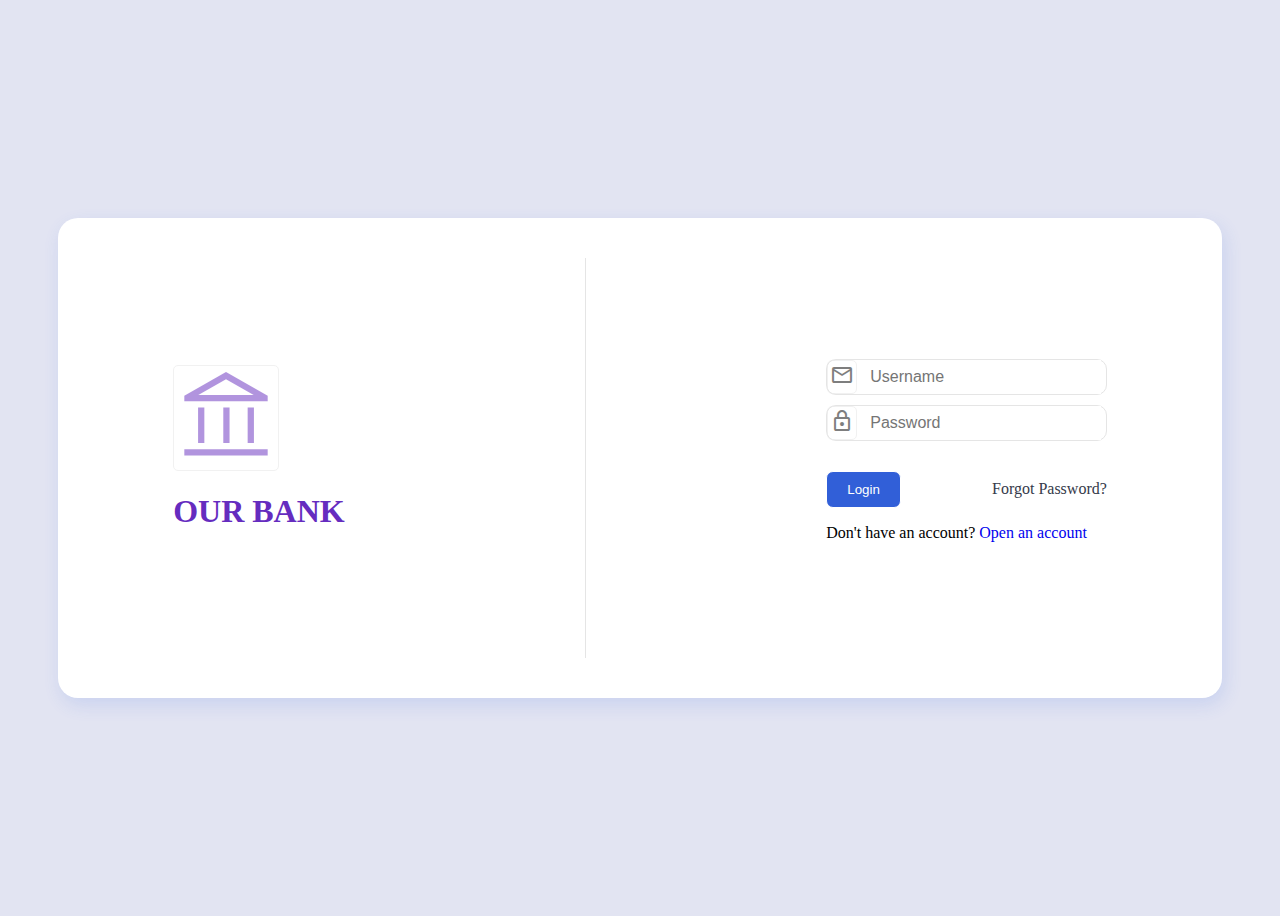
<file: index.html>
<!DOCTYPE html>
<html lang="en">
<head>
    <meta charset="UTF-8">
    <meta name="viewport" content="width=device-width, initial-scale=1.0">
    <title>signin</title>
    <link rel="stylesheet" href="https://fonts.googleapis.com/css2?family=Material+Symbols+Outlined:opsz,wght,FILL,GRAD@24,400,0,0" />  
    <link rel="stylesheet" href="https://fonts.googleapis.com/css2?family=Material+Symbols+Outlined:opsz,wght,FILL,GRAD@24,400,0,0" />
    <link rel="stylesheet" href="https://fonts.googleapis.com/css2?family=Material+Symbols+Outlined:opsz,wght,FILL,GRAD@24,400,0,0" />
   <style>
        
body{
    height: 100vh;
    display: flex;
    align-items: center;
    justify-content: center;
    background-color: #E2E4F2;
    opacity: 1; 
}
.signin-wrapper{
    display: flex;
    justify-content: space-around;
    align-items: center;
    flex-wrap: nowrap;
    width: 100%;
    height: 30rem;
    margin: 0px 50px;
    border-radius: 20px;
    box-shadow: 3px 7px 18px #3768E324;
    background-color: white;
}
.logo .material-symbols-outlined{
  color: #652CBF;
  font-size: 100px;
}
.logo h1{
    color:#652CBF;
}

.vertical-line {
    border-left: 1px solid #E5E5E5; 
    height: 400px;
    margin: 0 10px; 
  }

  .form-wrapper1 #error{
    color: red;
  }

.form-wrapper1 form{
    display: flex;
    flex-direction: column;
    width: 100%;
    margin-right: 20px;
}
.form-wrapper1 .username,
.form-wrapper1 .password{
    display: flex;
    border: 1px solid #E5E5E5;
    border-radius: 10px;
    margin-bottom: 10px;
}

.material-symbols-outlined{
    opacity: 50%;
    padding: 2px;
    border: 1px solid #E5E5E5;
    margin-right: 5px;
    border-radius: 5px;
}

.form-wrapper1 input{
    width: 80%;
    padding: 0.5em;
    border: none;
    font-size: 1rem;
    outline: none;
}


.form-wrapper1 .buttons {
    display: flex;
    justify-content: space-between;
    align-items: center;
    margin-top: 20px;
}


.form-wrapper1 button {
    padding: 10px 20px;
    background-color:  #315FD8;
    border: 1px solid white;
    outline: none;
    color: #fff;
    border-radius: 7px;
    cursor: pointer;
    opacity: 1;
}

.form-wrapper1 a {
    text-decoration: none;
}

.form-wrapper1 a:hover {
    text-decoration: underline;
}
    </style>
</head>
<body>
    <div class="signin-wrapper">
       <div class="logo">
        <span class="material-symbols-outlined">account_balance</span>
        <h1>OUR BANK</h1>
       </div>
        <div class="vertical-line"></div>
        <div class="form-wrapper1">
            <span id="error"></span>
            <form id="form">
                <div class="username">
                    <span class="material-symbols-outlined">mail</span>
                    <input type="text" id="username" name="username" placeholder="Username"  autocomplete="on">
                </div>
                <div class="password">
                    <span class="material-symbols-outlined">lock</span>
                    <input type="password" id="password" name="password"   placeholder="Password" >
                </div>
                <div class="buttons">
                    <button type="submit" id="login-btn">Login</button>
                    <a href="" style="color: #353A4A;">Forgot Password?</a>
                </div>

                <p>Don't have an account? <a href="signup.html">Open an account</a></p>
            </form>
        </div>
    </div>
    <script  src="script/index.js"></script>
</body>
</html>
</file>
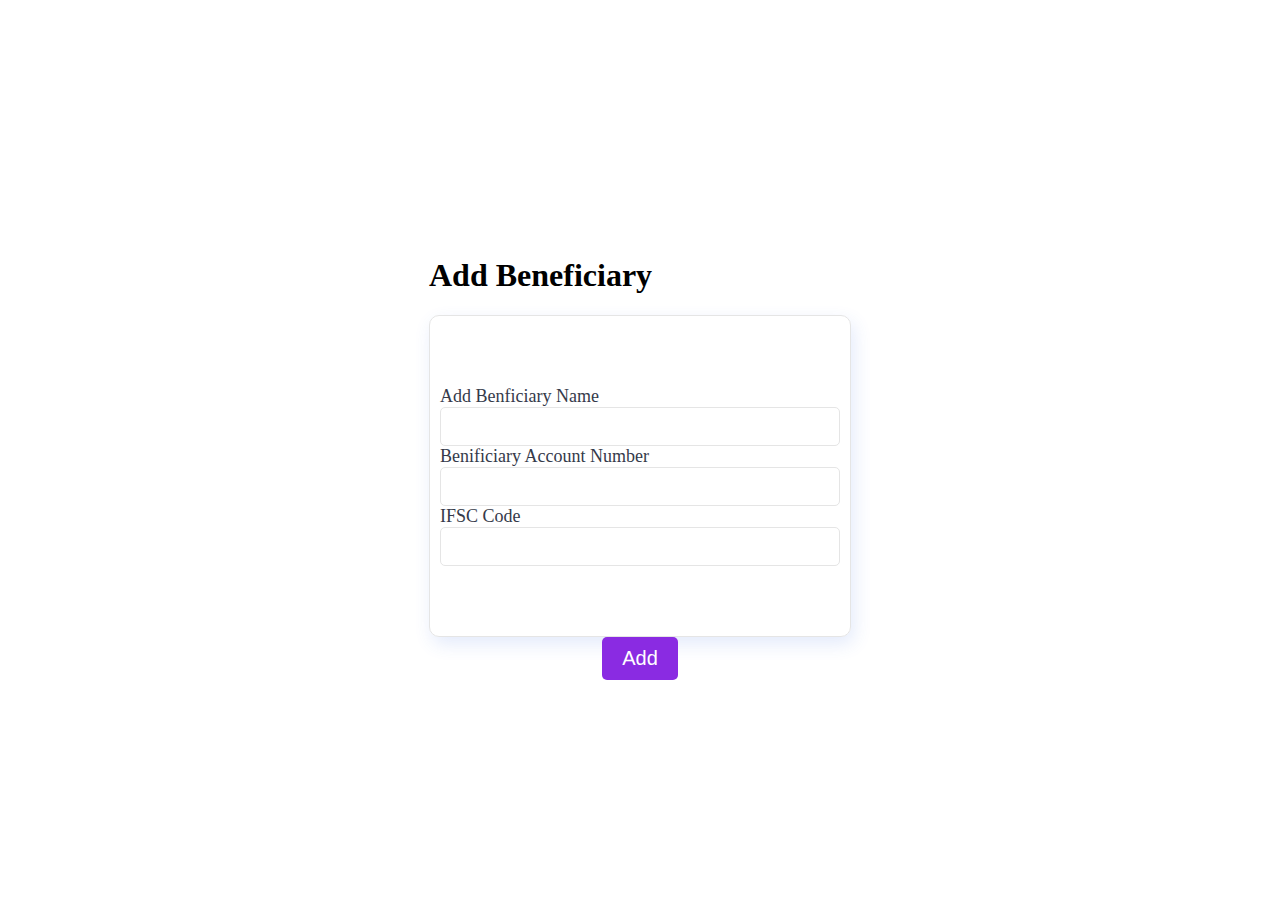
<file: AddBenificiary.html>
<!DOCTYPE html>
<html lang="en">
<head>
    <meta charset="UTF-8">
    <meta name="viewport" content="width=device-width, initial-scale=1.0">
    <title>AddBenificiary</title>

    <style>
        @import url('https://fonts.googleapis.com/css2?family=Roboto:ital,wght@0,100;0,300;0,400;0,500;0,700;0,900;1,100;1,300;1,400;1,500;1,700;1,900&display=swap');
        .add-wrapper{
            display: flex;
            flex-direction: column;
            justify-content: center;
            align-items: center;
            min-height: 100vh;
        }

        .form-wrapper #register-beneficiary{
            display: flex;
            flex-direction: column;
            justify-content: center;
            width: 400px;
            height: 300px;
            font-size: 18px;
            color: #353A4A;
            border: 1px solid #E5E5E5 ;
            box-shadow: 3px 7px 18px #3768E324;
            border-radius: 10px;
            padding: 10px;


        }
        .form-wrapper #register-beneficiary input{
            height: 35px;
            padding-left: 10px;
            border-radius: 5px;
            font-size: 15px                                                                                                                                                                                                                                         ;
            outline: none;
            border: 1px solid #E5E5E5;
        }
        input[type=number]::-webkit-inner-spin-button,
        input[type=number]::-webkit-outer-spin-button {
        -webkit-appearance: none;
        appearance: none;
    }
        .add-wrapper .btn-wrapper button{
          padding: 10px 20px;
           border-radius: 5px;
           font-size: 20px;
           background-color: blueviolet;
           color: white;
           border: none;
           cursor: pointer;
        }

    </style>
</head>
<body>
        <div class="add-wrapper">
            <div class="form-wrapper">
                <h1>Add Beneficiary</h1>
                <form id="register-beneficiary">
                    <label for="beneficiaryname">Add Benficiary Name</label>
                    <input type="text" name="beneficiaryname" id="beneficiaryname" >
                    <label for="beneficiaryaccountnumber">Benificiary Account Number</label>
                    <input type="number" name="beneficiaryaccountnumber" id="beneficiaryaccountnumber" >
                    <label for="Ifsc">IFSC Code</label>
                    <input type="text" name="ifsc" id="Ifsc">
                </form>
            </div>
            <div class="btn-wrapper">
                <button id="submit-btn">Add</button>
            </div>
        </div>
        <script src="script/addBenificiary.js"></script>
</body>
</html>
</file>
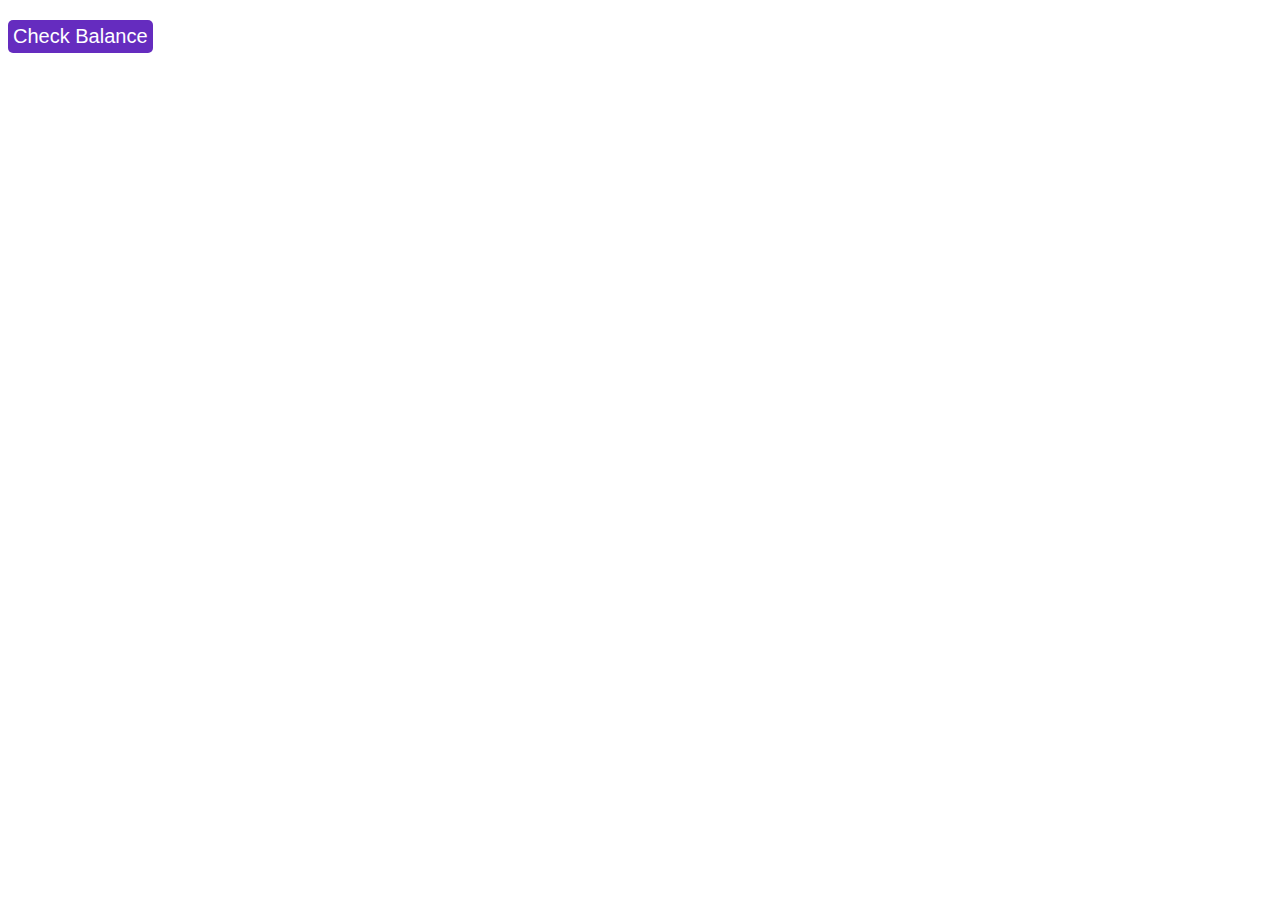
<file: balance.html>
<!DOCTYPE html>
<html lang="en">
<head>
    <meta charset="UTF-8">
    <meta name="viewport" content="width=device-width, initial-scale=1.0">
    <title>Balance</title>
    <style>
        .balance-wrapper{
            height: 100px;  
        }

        .balance-wrapper .checkbtn button{
            font-size: 20px;
            color: white;
            background-color: #652CBF;
            border: none;
            border-radius: 5px;
            padding: 5px;
            cursor: pointer;
        }

        .balance-wrapper p{
            font-size: 20px;
        }
    </style>
</head>
<body>
    <div class="balance-wrapper">
        <p><span id="result"></span></p>
        <div class="checkbtn">
            <button id="checkBalance">Check Balance</button>
        </div>
    </div>
    <script src="script/balance.js"></script>
</body>
</html>
</file>
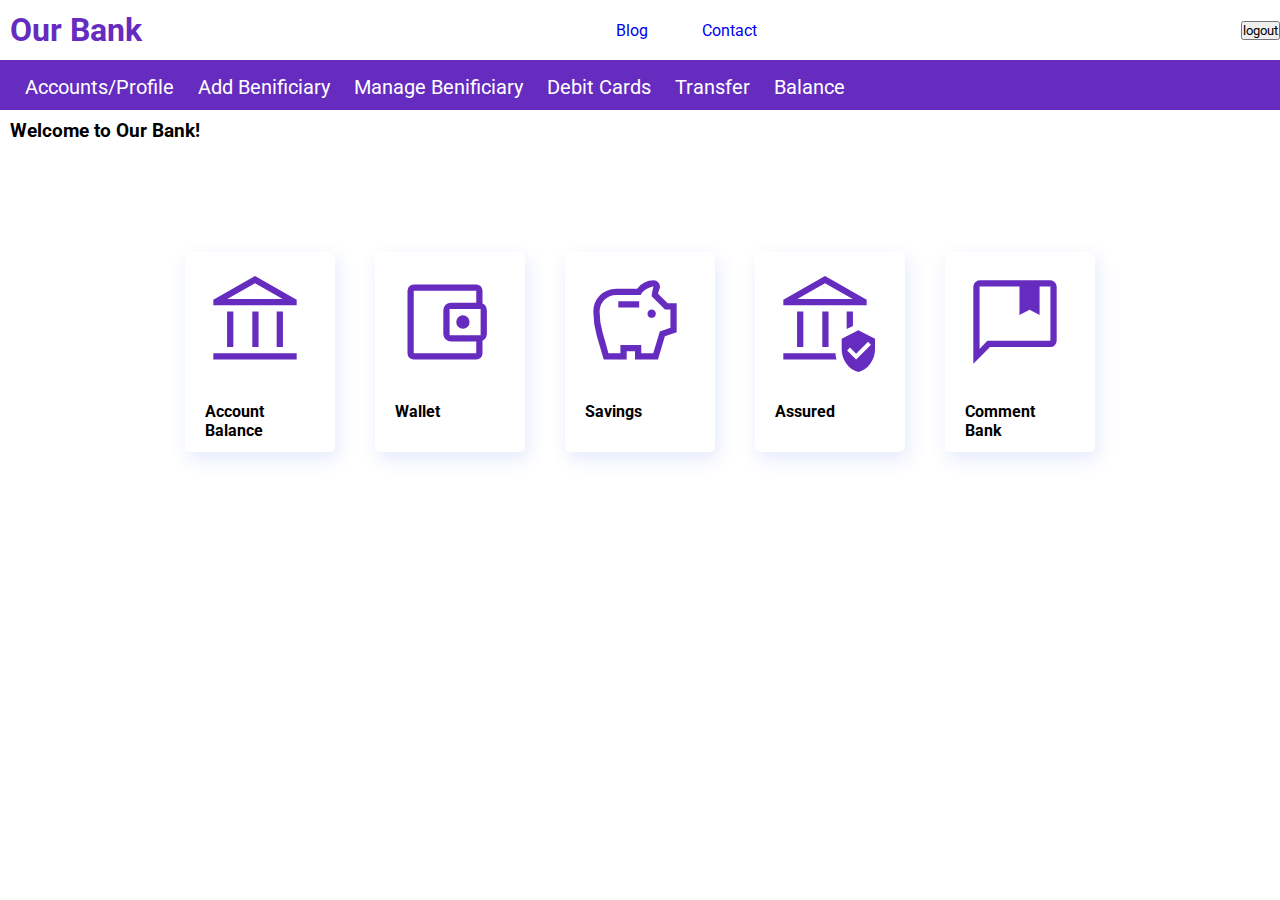
<file: home.html>
<!DOCTYPE html>
<html lang="en">
<head>
    <meta charset="UTF-8">
    <meta name="viewport" content="width=device-width, initial-scale=1.0">
    <title>Our Bank</title>
    <link rel="stylesheet" href="css/index.css">
    <link rel="stylesheet" href="https://fonts.googleapis.com/css2?family=Material+Symbols+Outlined:opsz,wght,FILL,GRAD@24,400,0,0" />
</head>
<body>
   <div class="header">
    <h1>Our Bank</h1>
    <div class="nav">
        <ul class="items">
            <li class="list-items"><a href="#blog">Blog</a></li>
            <li class="list-items"><a href="#contact">Contact</a></li>
        </ul>
    </div>
    <button id="logout">logout</button>
   </div>
   <div id="home">
    <div class="home-wrapper">
        <ul class="list-items1">
            <li class="items1"><a href="account.html"class="links">Accounts/Profile</a></li>
            <li class="items1"><a href="AddBenificiary.html"class="links">Add Benificiary</a></li>
            <li class="items1"><a href="ManageBenficiary.html"class="links">Manage Benificiary</a></li>           
            <li class="items1"><a href="#debit-cards"class="links">Debit Cards</a></li>           
            <li class="items1"><a href="transfer.html" class="links">Transfer</a></li>
            <li class="items1"><a href="balance.html"class="links">Balance</a></li>
        </ul>
        </div>

        <h3>Welcome to Our Bank!</h3>
        <div class="content">
            <div class="card-items">
                <div class="card">
                    <span class="material-symbols-outlined">account_balance</span>
                    <h4>Account Balance</h4>
                </div>
                <div class="card">
                    <span class="material-symbols-outlined">account_balance_wallet</span>
                    <h4>Wallet</h4>
                </div>
                <div class="card">
                    <span class="material-symbols-outlined">savings</span>
                    <h4>Savings</h4>
                </div>
                <div class="card">
                    <span class="material-symbols-outlined">assured_workload</span>
                    <h4>Assured</h4>
                </div>
                <div class="card">
                    <span class="material-symbols-outlined">comment_bank</span>
                    <h4>Comment Bank</h4>
                </div>  
            </div>
        </div>
    </div>
   </div>
    <script  src="script/home.js"></script>
</body>
</html>
</file>
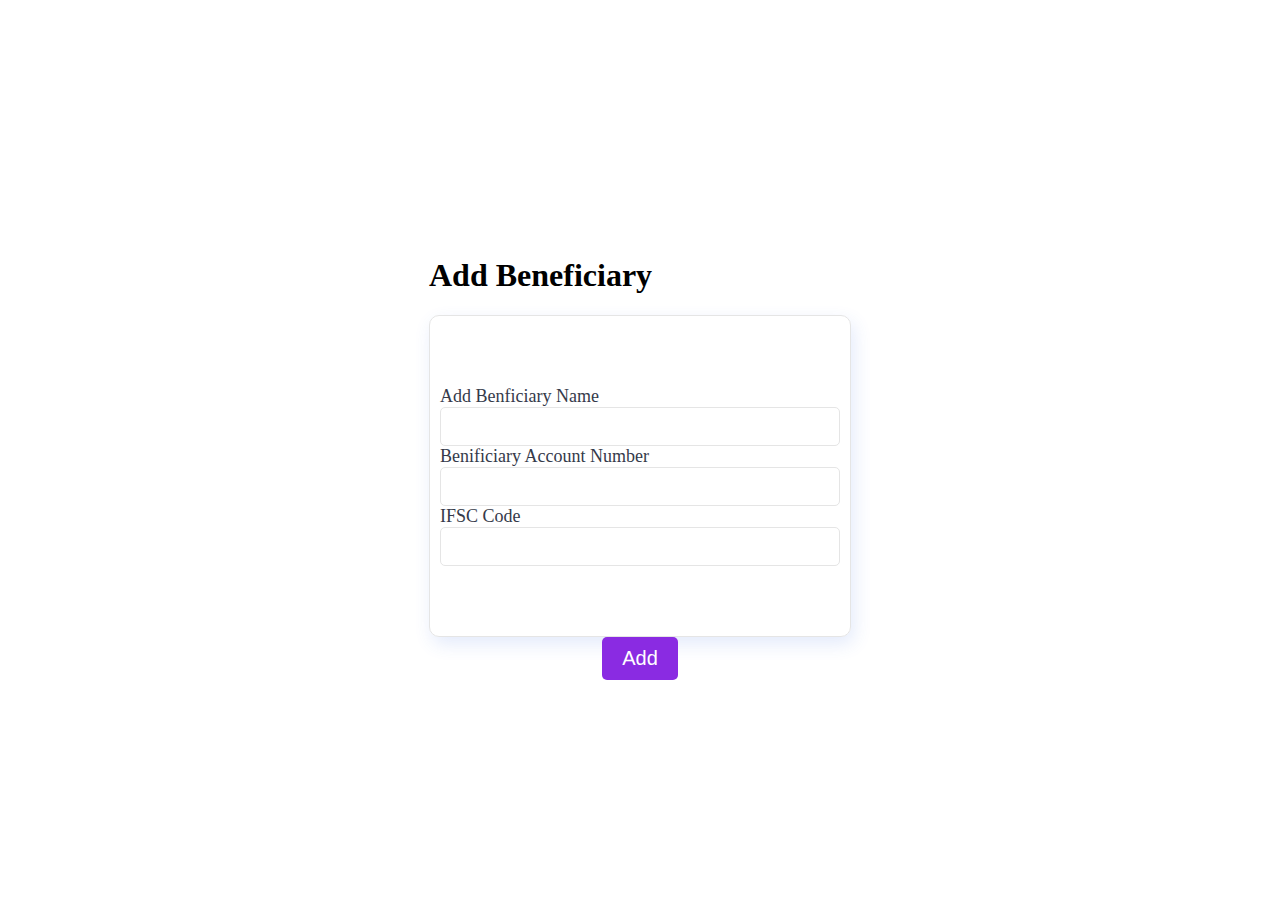
<file: ManageBenficiary.html>
<!DOCTYPE html>
<html lang="en">
<head>
    <meta charset="UTF-8">
    <meta name="viewport" content="width=device-width, initial-scale=1.0">
    <title>Manage Benificiary</title>
    <style>
        .manageBeneficiary-wrapper .beneficiary-details{
            display: flex;
            justify-content: space-around;
            align-items: center;
            height: 100px;
            box-shadow: 3px 7px 18px #3768E324;
            border-radius: 5px;
            margin-top: 10px;
        }
        .beneficiary-details  span{
            font-size: 20px;
            color:#45545F;
        }
        
        .beneficiary-details .btns .update-btns{
            
            color: white;
            background-color: #652CBF;
            border-radius: 5px;
            width: 70px;
            height: 30px;
            border: none;
            cursor: pointer;
        }
    </style>
</head>
<body>

    <div class="manageBeneficiary-wrapper" id="manageBeneficiary-wrapper">
        <h1>Manage Benificiary</h1>
         <div class="beneficiary-details">
            <div class="accountName">
                <p id="accName"></p>
             </div>
             <div class="beneficiary-account-number">
                <p id="accNum"></p>
             </div>
    
             <div class="btns">
                <button class="update-btns">Edit</button>
                <button class="update-btns">Delete</button>
             </div>
         </div>
    </div>
    <script src="script/manageBenificiary.js"></script>
</body>
</html>
</file>
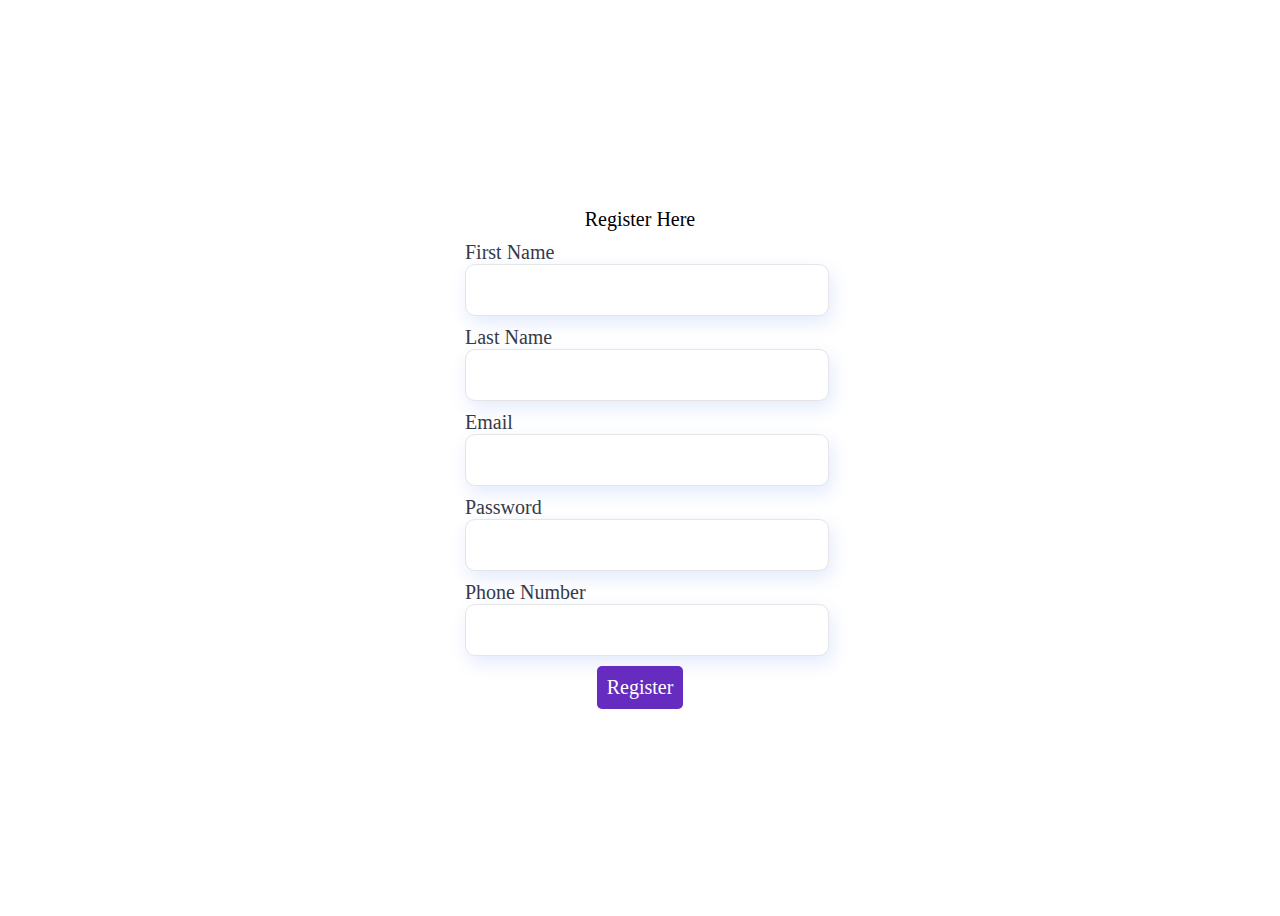
<file: signup.html>
<!DOCTYPE html>
<html lang="en">
<head>
    <meta charset="UTF-8">
    <meta name="viewport" content="width=device-width, initial-scale=1.0">
    <title>SignUp</title>
    <style>
          @import url('https://fonts.googleapis.com/css2?family=Roboto:ital,wght@0,100;0,300;0,400;0,500;0,700;0,900;1,100;1,300;1,400;1,500;1,700;1,900&display=swap');

          *{
            font-family: Roboto sans-serif;
          }
        .signup{
            display: flex;
            justify-content: center;
            align-items: center;
            min-height: 100vh;
        }

        .signup-wrapper{
            display: flex;
            flex-direction: column;
            flex-wrap: wrap;
            justify-content: center;
            align-items: center;
            height: 600px;
            width: 800px;
            border-radius: 20px;
    
        }
        .signup-wrapper #register-error{
            color: red;
        }
         .signup-form-wrapper form{
            display: flex;
            flex-direction: column;
            width: 350px;
        }
        .signup-form-wrapper form label{
            font-size: 20px;
            margin-top: 10px;
            color: #353A4A;
        }
        .signup-form-wrapper form input{
            width: 350px;;
            height: 48px;
            border-radius: 10px;
            border: none;
            box-shadow: 3px 7px 18px #3768E324;
            border: 1px solid  #E5E5E5;
            padding-left: 10px;
            font-size: 20px;
        }
        .signup-form-wrapper form input:focus{
            outline: none;
        }
        .signup-wrapper .reg-btn #register{
             margin-top: 10px;
             padding: 10px;
             border-radius: 5px;
             background-color:#652CBF;
             border: none;
             color: white;
             font-size: 20px;
             cursor: pointer;
        }

    </style>
</head>
<body>
    <div class="signup">
        <div class="signup-wrapper">
            <span style="font-size: 20px;">Register Here</span>
            <span id="register-error"></span>
            <div class="signup-form-wrapper">
                <form id="register-form">
                    <label for="First Name">First Name</label>
                    <input type="text"  id="First Name" name="First Name">
                    <label for="Last Name">Last Name</label>
                    <input type="text"  id="Last Name" name="Last Name">
                    <label for="Email">Email</label>
                    <input type="email"  id="Email" name="Email">
                    <label for="Password">Password</label>
                    <input type="password" id="Password" name="Password"> 
                    <label for="Number">Phone Number</label>
                    <input type="tel" id="Number" name="Number">
                </form> 
            </div>
            <div class="reg-btn">
                <button id="register">Register</button>
            </div>
        </div>
    </div>

    <script src="script/signup.js"></script>
</body>
</html>
</file>
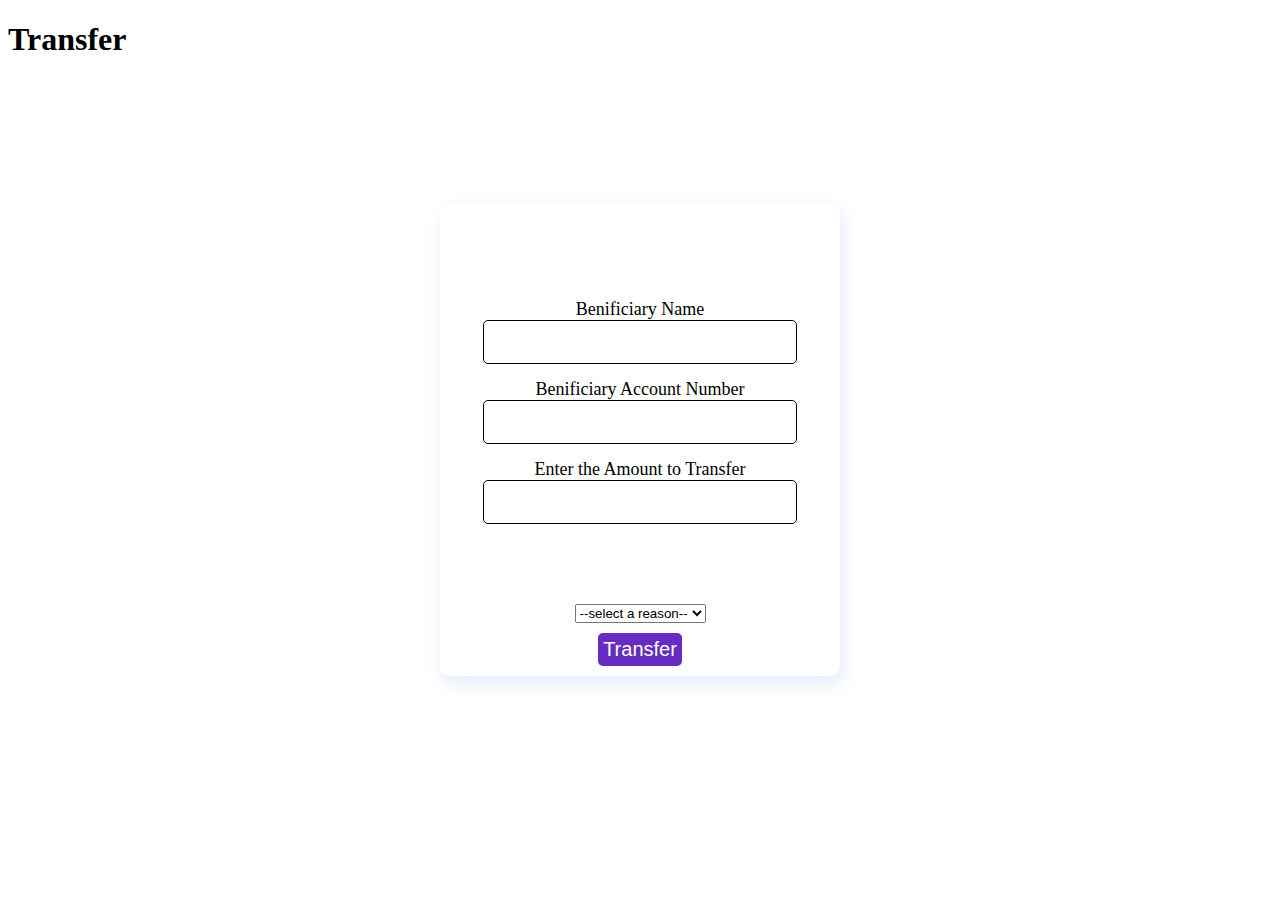
<file: transfer.html>
<!DOCTYPE html>
<html lang="en">
<head>
    <meta charset="UTF-8">
    <meta name="viewport" content="width=device-width, initial-scale=1.0">
    <title>Transfer page</title>
    <style>
        .transfer{
            display: flex;
            justify-content: center;
            align-items: center;
            min-height: 80vh;
        }

        .transfer-wrapper{
            display: flex;
            flex-direction: column;
            justify-content: center;
            align-items: center;
            border-radius: 10px;
            box-shadow: 3px 7px 18px #3768E324;
        }
         .transfer-wrapper .transfer-form-wrapper #form{
            display: flex;
            flex-direction: column;
            justify-content: center;
            align-items: center;
            width: 400px;
            height: 400px;
        }
        input[type=number]::-webkit-inner-spin-button,
        input[type=number]::-webkit-outer-spin-button {
        -webkit-appearance: none;
        appearance: none;
    }

        .transfer-form-wrapper #form input{
            width: 300px;
            height: 40px;
            padding-left: 10px;
            border-radius: 5px;
            border: 1px solid black;
            font-size: 15px;
        }
        .transfer-form-wrapper #form label{
            margin-top: 15px;
            font-size: 18px;
        }
           
        .transfer-wrapper .btns{
            margin: 10px;
        }
        .transfer-wrapper .btns button{
            font-size: 20px;
            color: white;
            background-color: #652CBF;
            border-radius: 5px;
            border: none;
            padding: 5px;
            cursor: pointer;
        }
    </style>
</head>
<body>
    <h1>Transfer</h1>
        <div class="transfer">
            <div class="transfer-wrapper">
                <div class="transfer-form-wrapper">
                    <form id="form">
                        <label for="benfname">Benificiary Name</label>
                        <input type="text" name="benfname" id="benfname">
                        <label for="accnum">Benificiary Account Number</label>
                        <input type="number" name="accnum" id="accnum">
                        <label for="amttra">Enter the Amount to Transfer</label>
                        <input type="number" name="amttra" id="amttra">
                    </form>
                </div>
                <div class="selectOptions">
                    <select name="" id="" class="select">
                        <option value="">--select a reason--</option>
                        <option value="rent">Rent</option>
                        <option value="loan-repayment">Loan Repayment</option>
                        <option value="education">Education</option>
                    </select>
        
                </div>
                <div class="btns">
                    <button id="transferbtn">Transfer</button>
                </div>
            </div>
        </div>

        <script src="script/transfer.js"></script>
</body>
</html>
</file>
<file: css/index.css>
@import url('https://fonts.googleapis.com/css2?family=Roboto:ital,wght@0,100;0,300;0,400;0,500;0,700;0,900;1,100;1,300;1,400;1,500;1,700;1,900&display=swap');
*{
    margin: 0;
    padding: 0;
    box-sizing: border-box;
    font-family: Roboto;
}

html{
    scroll-behavior: smooth;
}

.header{
    display: flex;
    justify-content: space-between;
    align-items: center;
    height: 60px;
   width: 100%;
}
h1{
    color:#652CBF;
    margin-left: 10px;
}

.nav .items .list-items{
    display: inline;
}

.items .list-items a {
    text-decoration: none;
    margin-right: 10px;
    padding: 20px;
}

.items .list-items a:hover{
    background-color: white;
    color:darkslateblue;
    border-radius: 5px;
    font: bold;
}

h3{
    margin:10px
}
#transfer{
   background-color: red;
   border: 1px solid black;
}
.home-wrapper{
    background-color:#652CBF;
    height: 50px;
    padding: 15px;
}
.home-wrapper .list-items1 .items1{
    display: inline;
    padding: 10px;

}
.list-items1 .items1 .links{
    color: white;
    text-decoration: none;
    font-size: 20px;
}
.list-items1 .items1 .links:hover{
   color: #652CBF;
   background-color: white;
   padding: 5px;
   border-radius: 5px;
   opacity: 1;

}

.content .card-items{
    display: flex;
    flex-wrap: wrap ;
    justify-content: center;
    align-items: center;
    height: 400px;
} 

.card-items .card{
    width: 150px;
    height: 200px;
    padding: 10px;
    margin: 20px;
    border-radius: 5px;
    box-shadow: 3px 7px 18px #3768E324;
    cursor: pointer;
}

.card .material-symbols-outlined{
    color: #652CBF;
    font-size: 100px;
    padding: 10px;
}

.card h4{
    margin-top: 10px;
    padding: 10px;
}
</file>
